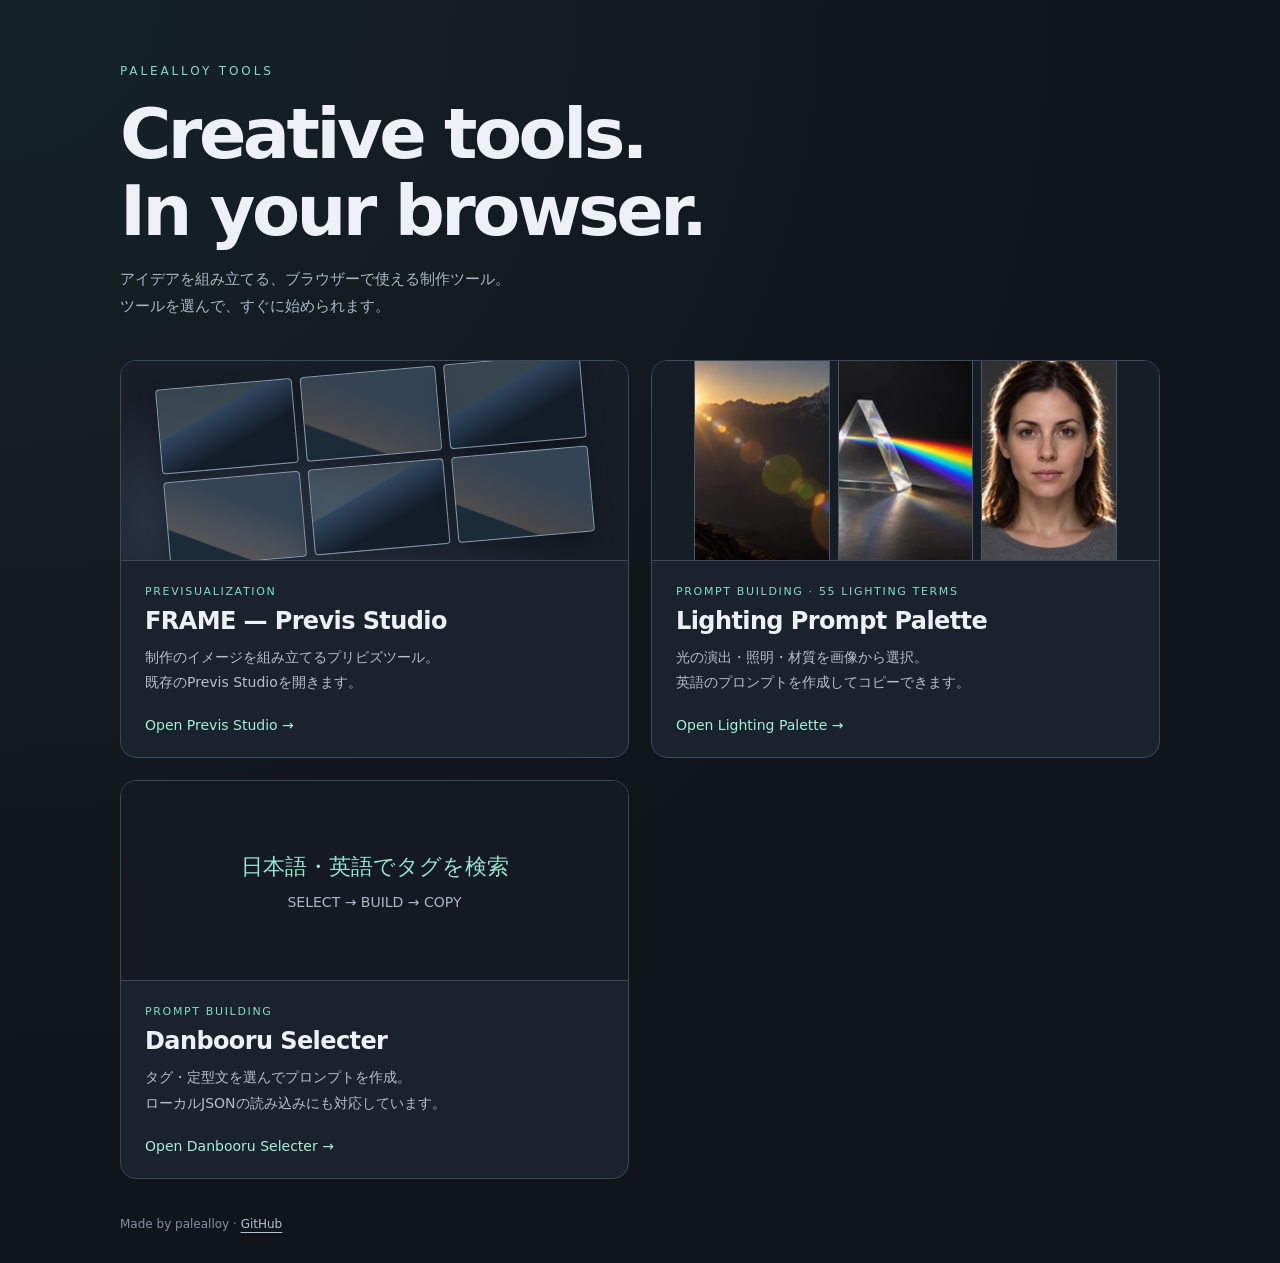
<file: index.html>
<!doctype html>
<html lang="ja">
<head>
  <meta charset="utf-8">
  <meta name="viewport" content="width=device-width, initial-scale=1">
  <meta name="theme-color" content="#10141b">
  <meta name="description" content="palealloyのブラウザーで使える制作ツール。Previs Studio、Lighting Prompt Palette、Danbooru Selecter。">
  <title>palealloy tools — Creative tools for your browser</title>
  <style>
    :root { color-scheme:dark; font-family:system-ui,-apple-system,"Segoe UI",sans-serif; color:#edf1f6; background:#10141b; }
    * { box-sizing:border-box; }
    body { margin:0; padding:64px 24px 32px; min-height:100dvh; background:radial-gradient(ellipse at top left,#20423c55,transparent 60%),#10141b; }
    main,footer { max-width:1040px; margin:auto; }
    .eyebrow { color:#83ddc4; font-size:12px; letter-spacing:.24em; margin:0 0 18px; }
    h1 { font-size:clamp(38px,7vw,70px); letter-spacing:-.05em; margin:0 0 16px; line-height:1.1; font-weight:650; }
    .intro { color:#aab8ca; line-height:1.8; margin:0 0 40px; font-size:15px; }
    .tools { display:grid; grid-template-columns:repeat(2,minmax(0,1fr)); gap:22px; }
    .tool { display:flex; flex-direction:column; overflow:hidden; border:1px solid #3b4858; border-radius:16px; background:#1a222d; color:inherit; text-decoration:none; transition:border-color .2s,transform .2s; }
    .tool:hover { border-color:#83ddc4; transform:translateY(-3px); }
    .tool:focus-visible { outline:2px solid #83ddc4; outline-offset:5px; }
    .cover { height:200px; display:flex; align-items:center; justify-content:center; overflow:hidden; border-bottom:1px solid #3b4858; background:#141922; }
    .previs { background:radial-gradient(ellipse at 30% 80%,#66799b55,transparent 60%),#171e28; }
    .frames { display:grid; grid-template-columns:repeat(3,1fr); gap:8px; width:84%; transform:rotate(-5deg); }
    .frame { aspect-ratio:16/10; border:1px solid #879caf; border-radius:4px; background:linear-gradient(155deg,#78929a55 35%,#2f465f 36%,#141e2a 65%); box-shadow:0 8px 20px #0005; }
    .frame:nth-child(2n) { background:linear-gradient(25deg,#1c2b38 25%,#aa998455 26%,#344454 65%); }
    .lighting { gap:8px; padding:20px; background:#151e27; }
    .lighting img { width:29%; aspect-ratio:1; object-fit:cover; border-radius:8px; border:1px solid #485868; }
    .tool-content { padding:24px; flex:1; display:flex; flex-direction:column; }
    .tag { margin:0 0 9px; font-size:11px; letter-spacing:.15em; color:#83ddc4; }
    h2 { margin:0 0 10px; font-size:24px; font-weight:600; letter-spacing:-.025em; }
    .description { color:#b5c0ce; font-size:14px; line-height:1.8; margin:0 0 22px; }
    .open { margin-top:auto; color:#a4f0d8; font-size:14px; }
    footer { padding-top:38px; font-size:12px; color:#8292a6; }
    footer a { color:#b1c2d4; text-underline-offset:4px; }
    @media(max-width:640px) { body { padding:40px 16px 24px; } .tools { grid-template-columns:1fr; } .cover { height:180px; } }
    @media(prefers-reduced-motion:reduce) { .tool { transition:none; } .tool:hover { transform:none; } }
  </style>
</head>
<body>
  <main>
    <p class="eyebrow">PALEALLOY TOOLS</p>
    <h1>Creative tools.<br>In your browser.</h1>
    <p class="intro">アイデアを組み立てる、ブラウザーで使える制作ツール。<br>ツールを選んで、すぐに始められます。</p>
    <div class="tools">
      <a class="tool" href="./previsstudio/">
        <div class="cover previs" aria-hidden="true"><div class="frames"><span class="frame"></span><span class="frame"></span><span class="frame"></span><span class="frame"></span><span class="frame"></span><span class="frame"></span></div></div>
        <div class="tool-content"><p class="tag">PREVISUALIZATION</p><h2>FRAME — Previs Studio</h2><p class="description">制作のイメージを組み立てるプリビズツール。<br>既存のPrevis Studioを開きます。</p><span class="open">Open Previs Studio →</span></div>
      </a>
      <a class="tool" href="./LightingPallet/">
        <div class="cover lighting" aria-hidden="true"><img src="./LightingPallet/thumbnails/effects_lens_flare.webp" alt="" width="256" height="256"><img src="./LightingPallet/thumbnails/effects_prism_light.webp" alt="" width="256" height="256"><img src="./LightingPallet/thumbnails/rendering_rim_lighting.webp" alt="" width="256" height="256"></div>
        <div class="tool-content"><p class="tag">PROMPT BUILDING · 55 LIGHTING TERMS</p><h2>Lighting Prompt Palette</h2><p class="description">光の演出・照明・材質を画像から選択。<br>英語のプロンプトを作成してコピーできます。</p><span class="open">Open Lighting Palette →</span></div>
      </a>
      <a class="tool" href="./danbooruSelecter/">
        <div class="cover" aria-hidden="true" style="flex-direction:column;gap:12px;color:#95e4ce;font-size:22px"><span>日本語・英語でタグを検索</span><span style="font-size:14px;color:#aab8ca">SELECT → BUILD → COPY</span></div>
        <div class="tool-content"><p class="tag">PROMPT BUILDING</p><h2>Danbooru Selecter</h2><p class="description">タグ・定型文を選んでプロンプトを作成。<br>ローカルJSONの読み込みにも対応しています。</p><span class="open">Open Danbooru Selecter →</span></div>
      </a>
    </div>
  </main>
  <footer>Made by palealloy · <a href="https://github.com/palealloy2999-prog/tools">GitHub</a></footer>
</body>
</html>
</file>
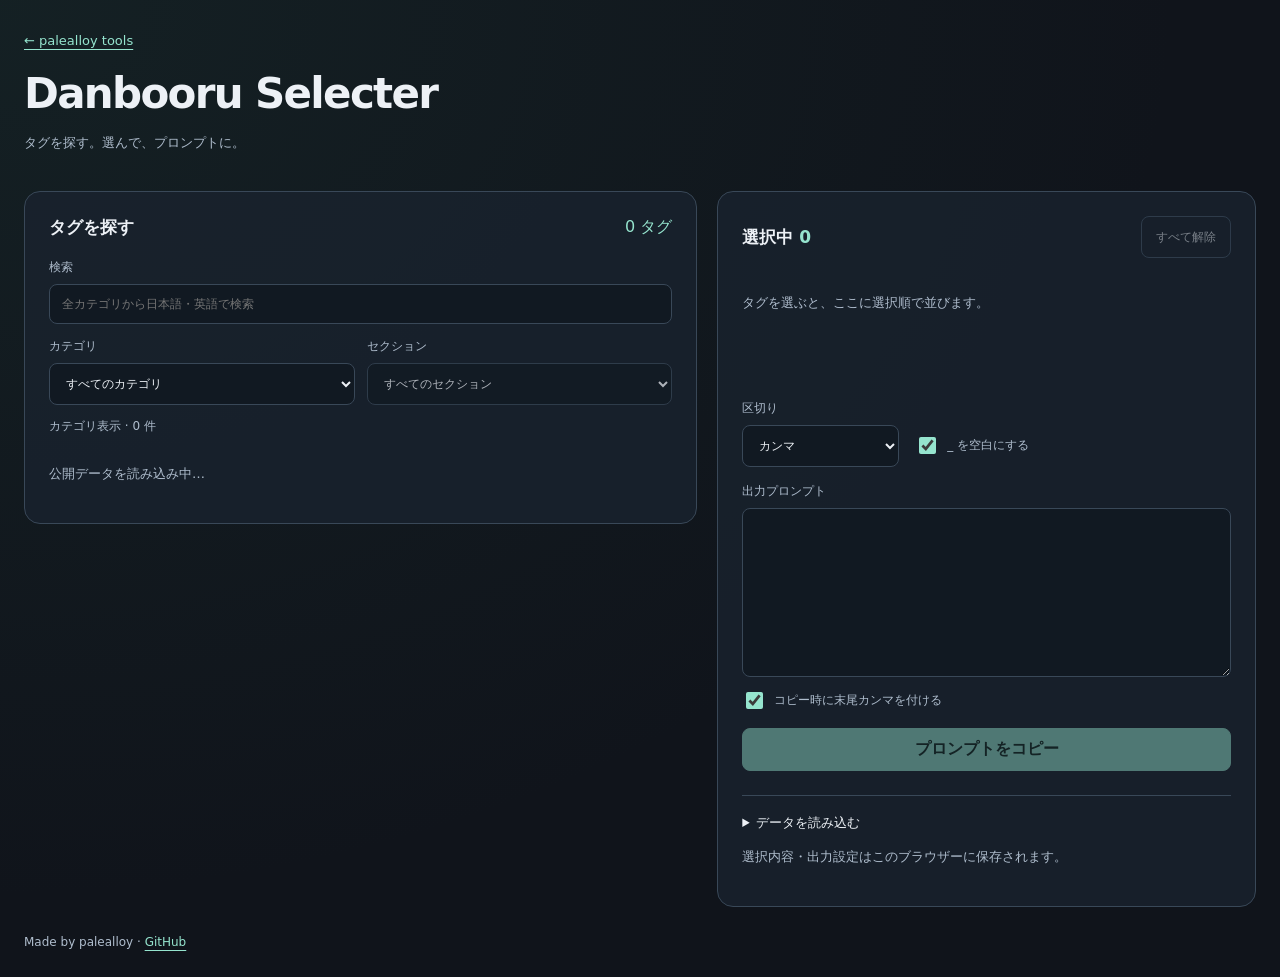
<file: danbooruSelecter/index.html>
<!doctype html>
<html lang="ja">
<head>
  <meta charset="utf-8">
  <meta name="viewport" content="width=device-width, initial-scale=1">
  <meta name="theme-color" content="#10141b">
  <meta name="description" content="日本語・英語でタグを探してプロンプトを組み立てるブラウザーツール。">
  <title>Danbooru Selecter — palealloy tools</title>
  <link rel="stylesheet" href="./style.css">
  <script type="module" src="./app.mjs"></script>
</head>
<body>
  <header><a href="../">← palealloy tools</a><h1>Danbooru Selecter</h1><p>タグを探す。選んで、プロンプトに。</p></header>
  <main>
    <section class="catalog" aria-label="タグを探す">
      <div class="heading"><h2>タグを探す</h2><span id="total">0 タグ</span></div>
      <label class="field">検索<input id="search" type="search" placeholder="全カテゴリから日本語・英語で検索" autocomplete="off"></label>
      <div class="filters"><label class="field">カテゴリ<select id="category"></select></label><label class="field">セクション<select id="section"></select></label></div>
      <p id="status" role="status">読み込み中…</p>
      <div id="results" class="results"></div>
      <button id="more" hidden>さらに表示</button>
    </section>
    <section class="output" aria-label="プロンプトを組み立てる">
      <div class="heading"><h2>選択中 <span id="count">0</span></h2><button id="clear" class="quiet">すべて解除</button></div>
      <div id="chosen" class="chosen"></div>
      <div class="settings"><label class="field">区切り<select id="separator"><option value="comma">カンマ</option><option value="pipe">ランダム候補 {a|b}</option><option value="semicolon">セミコロン</option></select></label><label class="check"><input id="underscores" type="checkbox" checked> _ を空白にする</label></div>
      <label class="field">出力プロンプト<textarea id="preview" rows="7" readonly></textarea></label>
      <label class="check"><input id="trailing" type="checkbox" checked> コピー時に末尾カンマを付ける</label>
      <button id="copy" class="primary">プロンプトをコピー</button>
      <details><summary>データを読み込む</summary><p>ローカルのJSONはこのブラウザー内だけで処理します。サーバーへ送信しません。再訪問時は読み込み直してください。</p><label class="file">JSONファイルを選択<input id="files" type="file" accept=".json,application/json" multiple></label><p class="help">カスタム定型文は custom、Danbooruタグは json として読み込みます。</p><label class="field">読み込み先<select id="source"><option value="custom">custom（定型文・プロンプト）</option><option value="json">json（Danbooruタグ）</option></select></label><button id="forget" class="quiet">ローカルデータを一覧から外す</button><p><a href="./README.md">公開用データの追加方法</a></p></details>
      <p class="help">選択内容・出力設定はこのブラウザーに保存されます。</p>
    </section>
  </main>
  <div id="notice" role="status" aria-live="polite"></div>
  <footer>Made by palealloy · <a href="https://github.com/palealloy2999-prog/tools/tree/main/danbooruSelecter">GitHub</a></footer>
</body>
</html>
</file>
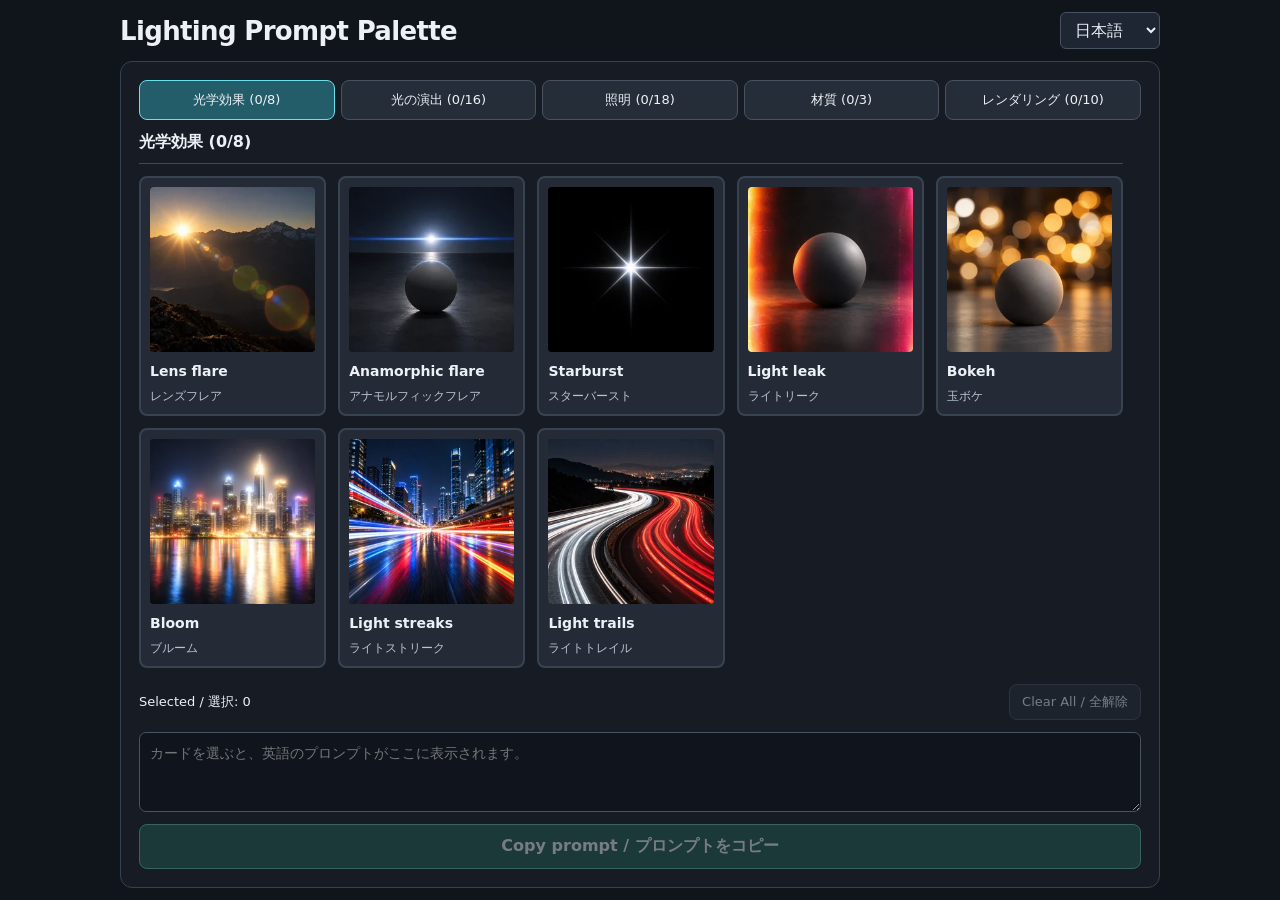
<file: LightingPallet/index.html>
<!doctype html>
<html lang="ja">
<head>
  <meta charset="utf-8">
  <meta name="viewport" content="width=device-width, initial-scale=1">
  <meta name="theme-color" content="#171c24">
  <meta name="description" content="55種類のライティング表現を画像から選び、英語プロンプトを作成・コピーできる無料ツール。">
  <title>Lighting Prompt Palette — palealloy tools</title>
  <link rel="stylesheet" href="./style.css">
  <script type="module" src="./app.js"></script>
</head>
<body>
  <header class="page-header">
    <h1>Lighting Prompt Palette</h1>
    <select id="language" aria-label="説明言語 / Description language" disabled><option value="ja">日本語</option><option value="en">English</option></select>
  </header>
  <main class="palette" aria-label="Lighting Prompt Palette">
    <nav id="navigation" class="lp-nav" aria-label="Categories / カテゴリへ移動"></nav>
    <div id="catalog" class="lp-grid" tabindex="0" aria-label="Lighting catalog / ライティング一覧"><p>Loading / 読み込み中…</p></div>
    <div class="lp-footer"><span id="count" aria-live="polite">Selected / 選択: 0</span><button id="clear" disabled>Clear All / 全解除</button></div>
    <textarea id="prompt" aria-label="Prompt / プロンプト" readonly spellcheck="false" placeholder="カードを選ぶと、英語のプロンプトがここに表示されます。"></textarea>
    <div class="copy-area">
      <button id="copy" class="copy-button" disabled>Copy prompt / プロンプトをコピー</button>
      <p id="status" class="status" role="status" aria-live="polite" aria-atomic="true"></p>
    </div>
  </main>
</body>
</html>
</file>
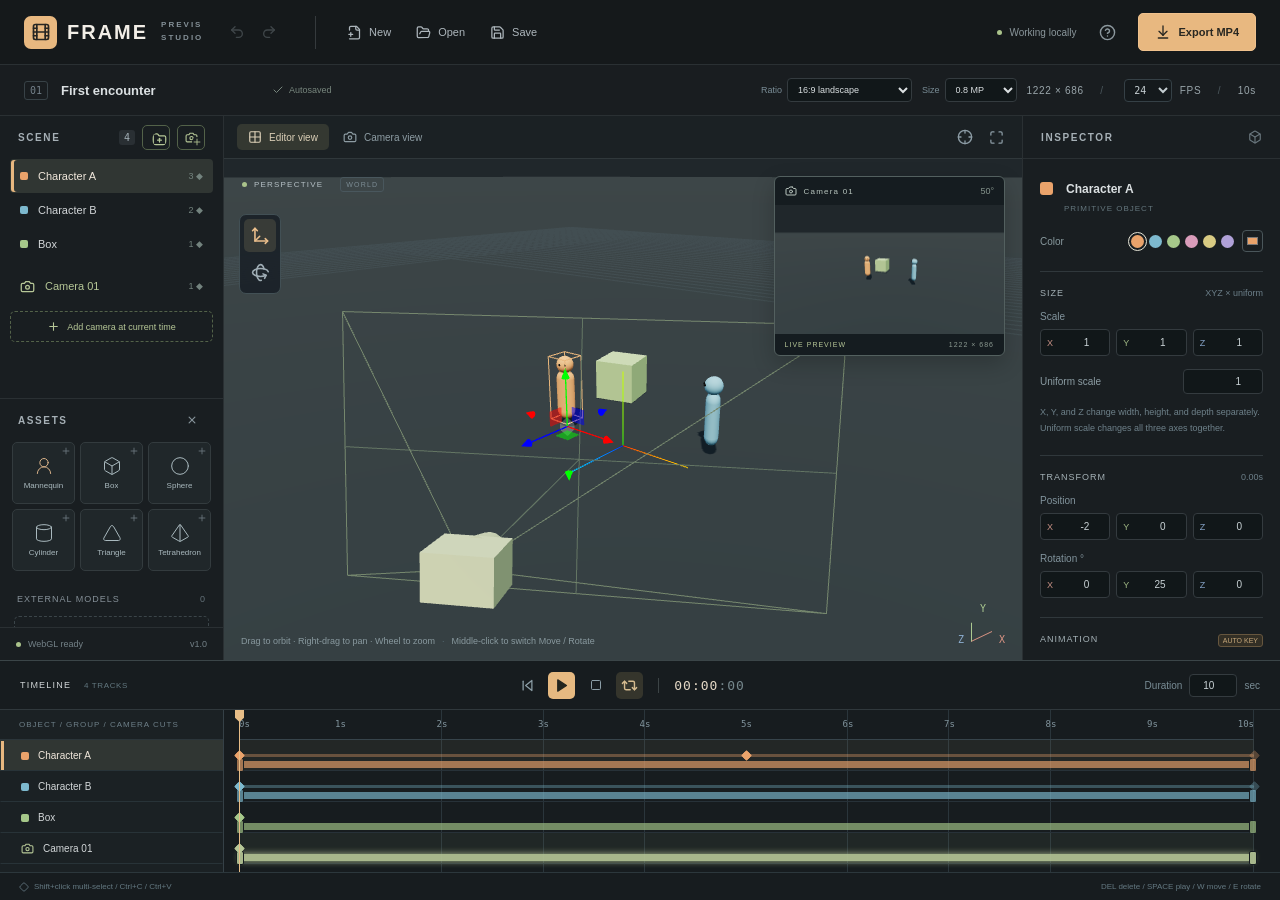
<file: previsstudio/index.html>
<!doctype html>
<html lang="ja"><head><meta charset="UTF-8"/><meta name="viewport" content="width=device-width, initial-scale=1.0"/><meta name="theme-color" content="#111416"/><title>FRAME — Previs Studio</title>  <script type="module" crossorigin src="./assets/index-oK5ZknWW.js"></script>
  <link rel="stylesheet" crossorigin href="./assets/index-DOzOnZDH.css">
</head><body><div id="root"></div></body></html>
</file>
<file: danbooruSelecter/style.css>
:root{color-scheme:dark;font-family:system-ui,-apple-system,"Segoe UI",sans-serif;color:#edf1f6;background:#10141b;--line:#394858;--muted:#afbdcd;--accent:#95e4ce}
*{box-sizing:border-box}body{margin:0;background:radial-gradient(ellipse at top left,#20423c45,transparent 65%),#10141b}header,main,footer{max-width:1280px;margin:auto}header{padding:30px 24px 24px}a{color:var(--accent);text-underline-offset:4px}header>a{font-size:13px}h1{font-size:clamp(28px,4vw,42px);letter-spacing:-.04em;margin:20px 0 8px}header p,p.help,details p{color:var(--muted);font-size:13px;line-height:1.8}h2{font-size:17px;margin:0}.heading{display:flex;align-items:center;justify-content:space-between;gap:12px;margin-bottom:20px}.heading span{color:var(--accent);font-variant-numeric:tabular-nums}main{padding:0 24px;display:grid;grid-template-columns:minmax(0,1.25fr) minmax(320px,1fr);gap:20px;align-items:start}section{padding:24px;background:#19222ddd;border:1px solid var(--line);border-radius:16px;min-width:0}.output{position:sticky;top:16px}.field{display:flex;flex-direction:column;gap:8px;font-size:12px;color:var(--muted);min-width:0}input,select,textarea,button{font:inherit}input[type=search],select,textarea{background:#111922;border:1px solid var(--line);border-radius:8px;color:#edf1f6;padding:12px;width:100%;min-width:0}textarea{resize:vertical;line-height:1.7}button{background:#263444;color:#edf1f6;border:1px solid #4b5e72;border-radius:8px;padding:10px 14px;cursor:pointer;min-height:42px}button:hover{border-color:var(--accent)}button:disabled{opacity:.45;cursor:default}.primary{background:var(--accent);color:#132920;border-color:var(--accent);font-weight:650;width:100%;margin-top:16px}.quiet{background:transparent;font-size:12px}.filters{display:grid;grid-template-columns:1fr 1fr;gap:12px;margin-top:14px}#status{font-size:12px;color:var(--muted);min-height:20px;line-height:1.6}.results{max-height:62vh;overflow:auto;scrollbar-gutter:stable}.row{display:flex;align-items:center;gap:8px;border-top:1px solid #304050;padding:5px 0}.toggle{display:flex;align-items:center;gap:12px;flex:1;min-width:0;cursor:pointer;padding:10px 4px}.text{min-width:0}.name{display:block;font-size:14px;overflow-wrap:anywhere}.tag{display:block;font-size:11px;color:var(--muted);overflow-wrap:anywhere;margin-top:4px}input[type=checkbox]{accent-color:var(--accent);width:17px;height:17px;flex-shrink:0}.row>a{padding:10px;text-decoration:none}.row>button{flex:1;text-align:left}.chosen{display:flex;gap:8px;flex-wrap:wrap;align-content:flex-start;min-height:100px;max-height:240px;overflow:auto;margin-bottom:22px}.chip{border-color:#477566;background:#203c36;color:#c8f5e7;font-size:12px;overflow-wrap:anywhere;max-width:100%}.empty{color:var(--muted);font-size:13px;line-height:1.8}.settings{display:flex;gap:16px;align-items:end;flex-wrap:wrap;margin-bottom:16px}.check{display:flex;align-items:center;gap:8px;color:var(--muted);font-size:12px;margin-top:12px}.settings .check{margin-bottom:10px}details{border-top:1px solid var(--line);margin-top:24px;padding-top:18px;font-size:13px}summary{cursor:pointer}.file{display:flex;flex-direction:column;gap:10px}input[type=file]{width:100%}details button{margin-top:14px}#more{width:100%;margin-top:12px}#notice{position:fixed;bottom:24px;left:50%;transform:translateX(-50%);background:#c9f4e5;color:#143529;padding:12px 20px;border-radius:10px;box-shadow:0 8px 30px #0006;pointer-events:none;opacity:0;max-width:calc(100% - 32px);z-index:2}#notice.visible{opacity:1}footer{padding:28px 24px;font-size:12px;color:var(--muted)}:focus-visible{outline:2px solid var(--accent);outline-offset:3px}[hidden]{display:none!important}@media(max-width:800px){main{grid-template-columns:1fr;padding:0 14px;gap:14px}header{padding:24px 16px}section{padding:18px}.output{position:static}.results{max-height:52vh}}@media(max-width:430px){.filters{grid-template-columns:1fr}.heading{gap:6px}h2{font-size:16px}}
</file>
<file: LightingPallet/style.css>
:root { color-scheme:dark; font-family:system-ui,-apple-system,"Segoe UI",sans-serif; background:#10141b; color:#edf1f6; --accent:#66e2bd; }
* { box-sizing:border-box; }
body { display:flex; flex-direction:column; gap:12px; height:100dvh; min-height:480px; margin:0; padding:12px; background:#10141b; }
button,select,textarea { font:inherit; }
button,select { cursor:pointer; }
button { color:inherit; border:1px solid #485261; border-radius:8px; background:#252d39; }
button:hover:not(:disabled) { border-color:#9baabb; background:#2d3846; }
button:disabled { cursor:default; opacity:.45; }
.page-header,.palette { width:100%; max-width:1040px; margin-inline:auto; }
.page-header { display:flex; align-items:center; justify-content:space-between; flex-shrink:0; gap:12px; }
h1 { margin:0; font-size:clamp(18px,3vw,26px); font-weight:650; letter-spacing:-.025em; }
select { padding:7px 10px; border:1px solid #485261; border-radius:6px; background:#1d2632; color:#edf1f6; }
.palette { display:flex; flex-direction:column; flex:1; gap:12px; min-height:0; padding:18px; border:1px solid #364252; border-radius:12px; background:#171c24; }
.lp-nav { display:flex; flex-wrap:wrap; flex-shrink:0; gap:6px; }
.lp-nav button { flex:1 1 150px; min-width:0; padding:10px 8px; font-size:13px; overflow-wrap:anywhere; }
.lp-nav button[aria-current="location"] { background:#245d6a; border-color:#6cdeec; }
.lp-grid { position:relative; display:grid; grid-template-columns:repeat(5,minmax(0,1fr)); gap:12px; overflow-y:auto; min-height:0; flex:1; align-content:start; overscroll-behavior:contain; scrollbar-width:thin; scrollbar-gutter:stable; padding:0 8px 12px 0; }
.lp-heading { grid-column:1/-1; margin:16px 0 0; padding:0 0 10px; border-bottom:1px solid #3e4958; font-size:16px; }
.lp-heading:first-child { margin-top:4px; }
.lp-card { position:relative; display:flex; flex-direction:column; align-items:stretch; min-width:0; padding:9px; text-align:left; border:2px solid #384352; background:#242b36; }
.lp-card img { display:block; width:100%; height:auto; aspect-ratio:1; object-fit:cover; background:#10151d; border-radius:4px; }
.lp-card strong { display:block; margin:10px 0 6px; font-size:14px; line-height:1.35; overflow-wrap:break-word; }
.lp-card small { display:block; margin-top:auto; color:#bac5d2; font-size:12px; line-height:1.5; overflow-wrap:anywhere; }
.lp-card.selected { border-color:var(--accent); background:#24483f; }
.lp-card.selected::after { content:"✓"; position:absolute; top:13px; right:13px; color:#082b23; background:var(--accent); border-radius:50%; padding:1px 6px; font-size:20px; font-weight:bold; box-shadow:0 2px 8px #0006; }
button:focus-visible,select:focus-visible,textarea:focus-visible,.lp-grid:focus-visible { outline:2px solid #a1f3d9; outline-offset:3px; }
.lp-footer { display:flex; align-items:center; justify-content:space-between; gap:12px; flex-shrink:0; font-size:13px; }
.lp-footer button { padding:8px 12px; }
textarea { flex-shrink:0; width:100%; height:80px; resize:vertical; min-height:60px; max-height:160px; background:#10151d; color:#dcf8ed; border:1px solid #485261; border-radius:7px; padding:10px; font-size:14px; line-height:1.55; }
.copy-area { position:relative; flex-shrink:0; }
.copy-button { width:100%; padding:11px; background:#245d55; border-color:#5ebf9e; font-weight:600; }
.copy-button:hover:not(:disabled) { background:#2c7568; border-color:var(--accent); }
.status { position:absolute; z-index:2; bottom:calc(100% + 8px); left:50%; width:max-content; max-width:calc(100% - 16px); margin:0; padding:8px 12px; border:1px solid #5ebf9e; border-radius:8px; background:#193a33; box-shadow:0 4px 16px #0005; color:#c4ffeb; font-size:12px; text-align:center; pointer-events:none; opacity:0; transform:translate(-50%,5px); transition:opacity .2s ease,transform .2s ease; }
.status.visible { opacity:1; transform:translate(-50%,0); }
.status::after { content:""; position:absolute; bottom:-5px; left:calc(50% - 4px); width:8px; height:8px; background:inherit; border-right:1px solid; border-bottom:1px solid; border-color:inherit; transform:rotate(45deg); }
.status.error { color:#ffcebf; background:#3a2424; border-color:#a86c60; }
@media (max-width:600px) { body { padding:8px; gap:8px; } .palette { padding:10px; gap:8px; } .lp-nav button { flex-basis:100px; font-size:11px; padding:8px 4px; } .lp-grid { grid-template-columns:repeat(3,minmax(0,1fr)); gap:8px; } .lp-card { padding:6px; } .lp-card strong { font-size:12px; } .lp-card small { font-size:11px; } .lp-heading { font-size:14px; } textarea { height:70px; } }
@media (max-width:320px) { .lp-grid { grid-template-columns:repeat(2,minmax(0,1fr)); } .lp-card img { display:none; } .lp-card.selected::after { font-size:12px; top:4px; right:4px; } .lp-card strong { padding-right:16px; } .lp-footer { font-size:11px; gap:4px; } }
@media (prefers-reduced-motion:reduce) { * { scroll-behavior:auto !important; } .status { transition:none; } }
</file>
<file: previsstudio/assets/index-DOzOnZDH.css>
:root{font-family:Segoe UI,Yu Gothic UI,Meiryo,sans-serif;color:#d2d6d8;background:#111416;font-synthesis:none;font-size:12px;font-weight:400;--line:#2a3033;--muted:#79868c;--accent:#e8b880;--panel:#191e21}*{box-sizing:border-box}body{margin:0}button,input,select{font:inherit}button{display:inline-flex;align-items:center;justify-content:center;gap:7px;color:inherit;background:transparent;border:1px solid transparent;border-radius:5px;cursor:pointer;white-space:nowrap;transition:background .15s,color .15s}button:hover{background:#30383c;color:#fff}button:disabled{opacity:.35;cursor:not-allowed}button:focus-visible,input:focus-visible,select:focus-visible{outline:2px solid var(--accent);outline-offset:2px}input,select{min-width:0;color:#dbe0e2;background:#111719;border:1px solid #343b3f;border-radius:4px;padding:6px 8px}input[type=number]{appearance:textfield;-moz-appearance:textfield}input::-webkit-inner-spin-button{opacity:0}input:hover::-webkit-inner-spin-button{opacity:.6}select{cursor:pointer}svg{flex-shrink:0}button.active{color:var(--accent);background:#38362f}button.selected{background:#303633;color:#f1e8dc}input[type=file][hidden]{display:none}.app{height:100dvh;min-height:640px;display:flex;flex-direction:column;overflow:hidden}.topbar{height:65px;flex-shrink:0;display:flex;align-items:center;padding:0 24px;gap:16px;border-bottom:1px solid var(--line);background:#15191b}.brand{font-family:Manrope,sans-serif;display:flex;align-items:center;gap:10px;font-weight:800;font-size:20px;letter-spacing:2px;color:#f2eee7}.brand-mark{display:grid;place-items:center;width:33px;height:33px;background:#e8b880;color:#252522;border-radius:7px}.brand-sub{font-size:8px;letter-spacing:2px;font-weight:600;line-height:1.6;color:#849097;width:45px;margin-left:3px}.file-actions{display:flex;align-items:center;gap:3px;border-left:1px solid #353a3d;padding-left:20px;margin-left:15px}.file-actions button{padding:8px 10px;color:#adb6bc;font-size:11px}.top-spacer{flex:1}.local-status{display:flex;align-items:center;gap:7px;font-size:10px;color:#8a969b}.local-status>span,.status-dot,.live-dot{width:5px;height:5px;background:#aac38b;border-radius:50%;display:inline-block}.icon-button{width:30px;height:30px;color:#8c989e}.export-button{background:var(--accent);color:#282721;padding:10px 16px;font-size:11px;font-weight:700;border:1px solid #efc18d}.export-button:hover{background:#f3ca9a;color:#111}.projectbar{height:51px;flex-shrink:0;background:#191d20;border-bottom:1px solid var(--line);display:flex;align-items:center;justify-content:space-between;padding:0 24px}.project-title{display:flex;align-items:center;gap:12px}.project-index{font-family:monospace;color:#74818a;border:1px solid #384247;border-radius:3px;padding:3px 5px;font-size:10px}.project-title>input{background:transparent;border-color:transparent;font-size:13px;font-weight:600;width:200px;padding-left:0}.project-title>input:hover{border-color:#394145}.saved-state{display:flex;align-items:center;gap:5px;color:#77867d;font-size:9px}.format-tag{font:10px DM Sans,sans-serif;letter-spacing:.7px;color:#9aa6ab}.format-tag span{margin:0 13px;color:#4c585e}.workspace{flex:1;min-height:0;display:grid;grid-template-columns:224px minmax(200px,1fr) 258px}.sidebar,.inspector{background:var(--panel);min-height:0;display:flex;flex-direction:column}.sidebar{border-right:1px solid var(--line)}.section-title{height:43px;display:flex;align-items:center;justify-content:space-between;padding:0 18px;font-size:10px;letter-spacing:1.6px;color:#a6b0b6;font-weight:600;flex-shrink:0}.section-title>svg{color:#69767d}.count{font:10px monospace;background:#292f33;color:#a2afb6;border-radius:3px;padding:2px 5px;letter-spacing:0}.scene-section{max-height:40%;display:flex;flex-direction:column;border-bottom:1px solid var(--line);padding-bottom:14px;flex-shrink:0}.scene-list{overflow:auto;min-height:34px;padding:0 10px}.object-row{display:flex;width:100%;height:34px;padding:0 9px;font-size:11px;border-radius:4px;gap:10px}.object-row>span:nth-child(2){text-align:left;overflow:hidden;text-overflow:ellipsis}.object-row small{margin-left:auto;color:#73837e;font-size:9px}.object-dot{display:inline-block;width:8px;height:8px;border-radius:2px;flex-shrink:0}.object-dot.large{width:13px;height:13px;border-radius:3px}.camera-row{margin-top:8px;color:#b6c797}.assets-section{flex:1;min-height:0;overflow:auto;padding-bottom:10px}.asset-grid{padding:0 14px;display:grid;grid-template-columns:1fr 1fr;gap:7px}.asset-card{position:relative;flex-direction:column;gap:9px;height:82px;border:1px solid #333b3e;background:#20272a;color:#a9b9be;font-size:10px}.asset-card:hover{border-color:#c2996e;background:#2c302d;color:#e8b880}.asset-card:nth-child(1)>svg:first-child{color:#d9b289}.asset-plus{position:absolute;right:6px;top:6px;color:#6d7a80}.external-title{margin:23px 17px 12px;display:flex;justify-content:space-between;font-size:9px;font-weight:500;letter-spacing:1px;color:#859098}.external-title span{color:#637178}.asset-empty{margin:0 14px;padding:14px 5px 16px;border:1px dashed #3b4549;border-radius:5px;text-align:center;color:#66777e}.asset-empty p{font-size:10px;margin:7px 0;color:#a1adb2}.asset-empty small{font-size:9px;line-height:1.7;color:#6e7d84}.external-assets{padding:0 12px}.external-assets button{width:100%;padding:8px;text-align:left;justify-content:flex-start}.external-assets button span{flex:1;overflow:hidden;text-overflow:ellipsis}.sidebar-bottom{height:33px;flex-shrink:0;display:flex;align-items:center;gap:7px;padding:0 16px;border-top:1px solid var(--line);color:#738187;font-size:9px}.sidebar-bottom>span:last-child{margin-left:auto}.viewport-pane{min-width:0;min-height:0;display:flex;flex-direction:column;background:#20272b}.viewport-toolbar{height:43px;flex-shrink:0;display:flex;align-items:center;justify-content:space-between;padding:0 13px;background:#1b2124;border-bottom:1px solid #30383b}.segmented{display:flex;gap:3px}.segmented button{padding:5px 10px;font-size:10px;color:#8d9ca3}.segmented button.active{background:#343831;color:#dbcfb7}.view-tools{display:flex;gap:5px}.view-tools button{width:26px;height:26px;color:#8c9ca5}.viewport-area{position:relative;flex:1;min-height:0;overflow:hidden}.canvas-host{position:absolute;inset:0}.canvas-host canvas{display:block;width:100%;height:100%;outline:0;touch-action:none}.viewport-label{position:absolute;top:18px;left:18px;display:flex;align-items:center;gap:7px;font-size:8px;letter-spacing:1.2px;color:#b6c1c6;pointer-events:none}.world-label{margin-left:10px;font-size:7px;color:#7c8c94;border:1px solid #49575d;border-radius:3px;padding:3px 5px}.transform-tools{position:absolute;left:15px;top:55px;border:1px solid #425055;border-radius:7px;background:#1a2127e6;padding:4px;display:flex;flex-direction:column;gap:4px}.transform-tools button{width:32px;height:33px;color:#9fadb5}.transform-tools button.active{color:#ebbf8c;background:#383b37}.camera-preview{position:absolute;right:17px;top:17px;width:clamp(170px,29%,280px);border:1px solid #53605f;background:#151c20;border-radius:6px;box-shadow:0 8px 22px #0003;overflow:hidden;pointer-events:none}.preview-heading{display:flex;align-items:center;gap:7px;padding:8px 10px;font-size:8px;letter-spacing:1.2px;color:#b8c5be}.preview-heading>span:last-child{margin-left:auto;font-size:9px;letter-spacing:0;color:#85948c}.preview-canvas canvas{display:block;width:100%;height:auto}.preview-footer{display:flex;justify-content:space-between;font-size:7px;letter-spacing:1px;padding:7px 10px;color:#8c9a91}.preview-footer>span:first-child{color:#b6c797}.viewport-hint{position:absolute;left:17px;bottom:14px;color:#89999f;font-size:9px;pointer-events:none}.viewport-hint span{padding:0 7px;color:#576c75}.axis-widget{position:absolute;right:17px;bottom:15px;width:47px;height:42px;font:10px monospace}.axis-widget span{position:absolute}.axis-widget span:nth-child(1){color:#abc890;left:22px;top:0}.axis-widget span:nth-child(2){color:#8daed0;left:0;bottom:0}.axis-widget span:nth-child(3){color:#db9484;right:0;bottom:0}.axis-widget:after{content:"";position:absolute;inset:15px 13px 8px;border-left:1px solid #abc890;border-bottom:1px solid #db9484;transform:skewY(-25deg)}.inspector{border-left:1px solid var(--line)}.inspector>.section-title{border-bottom:1px solid var(--line)}.inspector-content{overflow:auto;padding:17px 17px 20px}.inspector-name{display:flex;align-items:center;gap:9px;min-height:25px;color:#e1e7e6;font-size:12px}.inspector-name>svg{color:#b6c797}.inspector-name input{width:100%;font-size:12px;background:transparent;border:1px solid transparent;padding:3px;font-weight:600}.inspector-name input:hover{border-color:#424e51}.object-type{font-size:8px;color:#64767d;letter-spacing:1px;margin:3px 0 17px 24px;overflow-wrap:anywhere}.color-line{display:flex;gap:8px;align-items:center;margin-top:14px;font-size:10px;color:#88999e}.swatches{display:flex;gap:5px;margin-left:auto}.swatches button{width:13px;height:13px;border-radius:50%;padding:0}.swatches button.chosen{outline:1px solid #e5e4d6;outline-offset:2px}.color-line input[type=color]{width:21px;height:22px;padding:2px;border-color:#4a565a;cursor:pointer;background:transparent}.inspector-divider{height:1px;background:#30383c;margin:19px 0 16px}.subsection-title{display:flex;justify-content:space-between;font-size:9px;letter-spacing:1px;color:#a4b1b6;margin-bottom:13px}.subsection-title>span{letter-spacing:0;color:#6c7f89;font-size:9px}.subsection-title>span.auto-key{color:#c6a77a;font-size:7px;border:1px solid #66563e;background:#332f25;padding:2px 4px;border-radius:3px}.vector-block{margin-bottom:13px}.field-heading{color:#82949d;font-size:10px;margin-bottom:7px}.vector-fields{display:flex;gap:6px}.number-field{display:flex;align-items:center;gap:6px;margin-bottom:7px;color:#8c9da4;font-size:10px}.number-field input{text-align:right;width:80px;margin-left:auto;padding:6px;color:#c9d2d5;font-size:10px;font-variant-numeric:tabular-nums}.vector-fields .number-field{position:relative;flex:1;min-width:0;margin:0}.vector-fields .number-field>span{position:absolute;left:7px;font-size:0;pointer-events:none}.vector-fields .number-field>span:after{font-size:9px;content:"X";color:#cb9387}.vector-fields .number-field:nth-child(2)>span:after{content:"Y";color:#a0b985}.vector-fields .number-field:nth-child(3)>span:after{content:"Z";color:#87a5c9}.vector-fields input{width:100%;padding:7px 5px 7px 17px}.select-field{display:flex;align-items:center;justify-content:space-between;color:#8c9da4;font-size:10px;margin:8px 0 12px}.select-field select{font-size:10px;width:137px;padding:6px}.key-actions{display:flex;gap:5px}.key-button{flex:1;border:1px solid #655c47;background:#302e26;color:#dfc398;padding:9px 5px;font-size:10px}.key-actions>button:last-child{border:1px solid #354145;width:30px;color:#95a5ad}.microcopy{font-size:9px;color:#6e818a;line-height:1.8;margin:10px 0 0}.object-actions{border-top:1px solid var(--line);margin-top:22px;padding-top:12px;display:flex;gap:8px}.object-actions button{flex:1;border:1px solid #39464c;padding:7px;color:#97a8b0;font-size:10px}.object-actions button:last-child:hover{color:#e9a19b;border-color:#916863}.preset-apply{width:100%;padding:8px;border:1px solid #435147;background:#27342d;color:#b8cda8;font-size:10px;margin-top:5px}.timeline{height:240px;flex-shrink:0;border-top:1px solid #3b4548;background:#171c1f;display:flex;flex-direction:column}.timeline-toolbar{height:49px;display:flex;align-items:center;justify-content:space-between;padding:0 20px;border-bottom:1px solid #30383c;flex-shrink:0}.timeline-title{display:flex;gap:13px;align-items:center;font-size:9px;letter-spacing:1.2px}.timeline-title small{color:#62777f;letter-spacing:.6px;font-size:8px}.transport{display:flex;align-items:center;gap:7px}.transport button{width:27px;height:27px;color:#8c9ea7}.transport .play-button{background:#e6b981;color:#23251f;border-radius:5px}.transport .loop-on{color:#d5bb8f;background:#35352c}.timecode{font:13px monospace;color:#e2d6c4;padding-left:15px;margin-left:8px;border-left:1px solid #3c4446;letter-spacing:1px;min-width:100px}.timecode b{font-weight:400;color:#75878c}.duration-setting{display:flex;align-items:center;gap:7px;color:#798c95;font-size:10px}.duration-setting .number-field{margin:0}.duration-setting .number-field>span{display:none}.duration-setting input{width:48px;padding:5px 7px}.timeline-body{flex:1;display:flex;overflow-y:auto;overflow-x:hidden;min-height:0;scrollbar-color:#404b4f #171c1f}.track-labels{width:224px;flex-shrink:0;border-right:1px solid #354046;background:#1b2124;min-height:100%;height:max-content;padding-bottom:8px}.track-label-top{height:30px;padding:10px 19px;font-size:8px;letter-spacing:1px;color:#6d7f88;border-bottom:1px solid #2b353a}.track-labels button{border-radius:0;display:flex;width:100%;height:31px;padding:0 20px;justify-content:flex-start;font-size:10px;border-bottom:1px solid #283338;gap:9px}.track-labels button span:last-child{overflow:hidden;text-overflow:ellipsis}.track-labels button>svg{color:#b6c797}.tracks{flex:1;position:relative;min-width:0;min-height:100%;height:max-content;background:repeating-linear-gradient(to right,transparent 0,transparent calc(10% - 1px),#2a353b calc(10% - 1px),#2a353b 10%);margin:0 26px 0 15px;touch-action:none;padding-bottom:8px}.ruler{height:30px;border-bottom:1px solid #37444b;position:relative;pointer-events:none}.ruler>span{position:absolute;top:9px;transform:translate(-50%);font:9px monospace;color:#82959e}.ruler>span:first-child{transform:none}.ruler>span:last-child{transform:translate(-100%)}.track{height:31px;border-bottom:1px solid #273138;position:relative}.track.selected{background:#c9b58309}.track-line{position:absolute;height:3px;top:14px;opacity:.35;border-radius:2px;pointer-events:none}.keyframe{position:absolute;top:6px;transform:translate(-50%);padding:2px;width:18px;height:19px;border:0;border-radius:2px;z-index:2}.keyframe:hover,.keyframe.current{background:#eec79130}.keyframe.current{filter:drop-shadow(0 0 3px #dfbe8a)}.playhead{position:absolute;top:0;bottom:0;width:1px;background:#e7bd87;pointer-events:none;z-index:3}.playhead>span{display:block;width:9px;height:12px;background:#e7bd87;transform:translate(-4px);clip-path:polygon(0 0,100% 0,100% 65%,50% 100%,0 65%)}.timeline-footer{height:28px;flex-shrink:0;border-top:1px solid #2c373c;padding:0 19px;display:flex;align-items:center;justify-content:space-between;color:#647982;font-size:8px}.timeline-footer>span{display:flex;align-items:center;gap:5px}.footer-separator{padding:0 7px;color:#3b515b}.toast,.error-toast{position:fixed;z-index:20;left:50%;transform:translate(-50%);bottom:31px;display:flex;align-items:center;gap:10px;padding:12px 18px;border:1px solid #62705d;background:#26362e;box-shadow:0 4px 24px #0004;border-radius:6px;color:#d3dfc7;font-size:12px;max-width:90vw}.error-toast{bottom:80px;border-color:#aa7768;background:#3c2926;color:#f3c2b8}.error-toast button{margin-left:15px}.modal-backdrop{position:fixed;inset:0;z-index:30;background:#091014b8;-webkit-backdrop-filter:blur(5px);backdrop-filter:blur(5px);display:grid;place-items:center}.modal{position:relative;width:430px;max-width:90vw;max-height:85vh;overflow:auto;padding:32px;background:#20282b;border:1px solid #56615f;border-radius:12px;box-shadow:0 30px 100px #0007}.modal-eyebrow{font-size:9px;letter-spacing:2px;color:#d7b787}.modal h2{font-size:20px;font-weight:500;margin:15px 0;color:#eae7df}.modal p{font-size:11px;line-height:1.9;color:#9dadaf}.progress-track{height:5px;border-radius:3px;background:#3d4749;margin-top:28px;overflow:hidden}.progress-track>div{height:100%;background:#e8b880;transition:width .1s}.progress-label{display:flex;justify-content:space-between;margin:13px 0 25px;color:#a7b4b7;font-size:11px}.modal>button:not(.modal-close){padding:9px 15px;border:1px solid #526061}.modal-close{position:absolute;top:15px;right:15px}.help-modal ol{padding-left:19px;font-size:12px;color:#c8d0ce;line-height:2.2}.help-modal .export-button{margin-top:10px}::-webkit-scrollbar{width:6px;height:6px}::-webkit-scrollbar-thumb{background:#435056;border-radius:5px}::-webkit-scrollbar-track{background:transparent}.history-actions{display:flex;gap:2px}.add-camera{width:100%;margin-top:8px;padding:8px;border:1px dashed #536249;color:#b6c797;font-size:9px}.live-dot.off{background:#6a7073}.visibility-clip{position:absolute;top:21px;height:7px;border:1px solid currentColor;border-radius:2px;background:currentColor;opacity:.65;pointer-events:none}.visibility-handle{position:absolute;top:-4px;width:8px;height:14px;padding:0;background:currentColor;border:1px solid #141b1f;border-radius:2px;pointer-events:auto;touch-action:none;cursor:ew-resize;z-index:4}.visibility-handle.start{left:-4px}.visibility-handle.end{right:-4px}.visibility-handle:hover{background:currentColor;filter:brightness(1.4)}.live-camera-track{background:#9eb88112}.live-camera-track .visibility-clip{opacity:.9;box-shadow:0 0 7px currentColor}.keyframe.outside-range{opacity:.3}.fov-slider{display:block;color:#8c9da4;font-size:10px}.fov-slider>span{display:block;margin-bottom:8px}.fov-slider input{width:100%;padding:0;accent-color:#e8b880;cursor:pointer}.fov-presets{display:grid;grid-template-columns:repeat(3,1fr);gap:5px;margin-top:10px}.fov-presets button{border:1px solid #39464c;padding:7px 3px;color:#a9b7bc;font-size:9px}.fov-presets button:hover{border-color:#b68f65;color:#edc391}@media(min-width:1600px){.workspace{grid-template-columns:250px minmax(200px,1fr) 280px}.track-labels{width:250px}.timeline{height:270px}.asset-card{height:92px}.inspector-content{padding:20px}.section-title,.viewport-toolbar{height:47px}.scene-section{max-height:45%}}@media(max-width:1100px){.workspace{grid-template-columns:185px minmax(200px,1fr) 225px}.track-labels{width:185px}.topbar{padding:0 14px;gap:8px}.brand-sub,.local-status,.saved-state{display:none}.file-actions{margin-left:6px;padding-left:8px}.inspector-content{padding:13px 11px}.camera-preview{width:170px}.viewport-hint{font-size:8px;max-width:65%;line-height:1.8}.timeline-title small{display:none}.timeline{height:215px}}@media(max-width:800px){.app{min-width:720px}.workspace{grid-template-columns:155px minmax(200px,1fr) 210px}.track-labels{width:155px}.brand{font-size:16px;gap:6px}.topbar{gap:4px}.file-actions button{padding:7px}.export-button{padding:9px;font-size:10px}.projectbar{padding:0 14px}.camera-preview{width:145px;top:50px;right:9px}.preview-heading{font-size:7px;padding:6px}.viewport-label{font-size:7px}.world-label{display:none}.asset-grid{padding:0 8px;gap:5px}.asset-card{height:72px;font-size:9px}.asset-empty{margin:0 8px}.scene-list{padding:0 5px}.timeline-footer>span:last-child{display:none}.timeline-toolbar{padding:0 12px}.timeline-title{font-size:8px}.swatches,.color-line{gap:4px}.format-tag span{margin:0 5px}}.visibility-clip.dragging{opacity:1}.visibility-tooltip{position:absolute;bottom:16px;z-index:8;padding:4px 6px;border:1px solid #66747a;border-radius:4px;background:#101619;color:#e8edf0;font:9px monospace;line-height:1;white-space:nowrap;pointer-events:none;box-shadow:0 3px 10px #0008}.visibility-tooltip.start{left:0;transform:translate(-50%)}.visibility-tooltip.end{right:0;transform:translate(50%)}.scene-title-actions{display:flex;align-items:center;gap:7px}.scene-title-actions button{position:relative;width:28px;height:25px;border:1px solid #536249;color:#b6c797}.scene-title-actions button svg:last-child{position:absolute;right:2px;bottom:2px;background:var(--panel);border-radius:50%}.output-settings{display:flex;align-items:center;gap:10px}.output-settings>label{display:flex;align-items:center;gap:5px;color:#798c95;font-size:9px}.output-settings select{width:125px;padding:5px 6px;font-size:9px}.output-settings>label:nth-child(2) select{width:72px}.camera-preview{pointer-events:auto}.preview-heading{cursor:move;touch-action:none;-webkit-user-select:none;user-select:none}.preview-canvas,.preview-footer{pointer-events:none}.object-row.primary,.track-labels button.primary{box-shadow:inset 3px 0 var(--accent)}.object-row.selected:not(.primary),.track-labels button.selected:not(.primary){background:#26343a;color:#d8e8ed}.track.primary{background:#c9b58312}.track.selected:not(.primary){background:#7db9ce0c}.scene-group{margin:3px 0;border:1px solid #2f393d;border-radius:5px;background:#171d20;overflow:hidden;transition:border-color .12s,background .12s}.scene-group.primary{border-color:#806b50}.scene-group.drop-group{border-color:#c99d69;background:#2c2922}.group-heading{display:flex;align-items:center}.group-heading>button:first-child{width:27px;height:34px;padding:0;color:#78888f;border-radius:0}.group-select{flex:1;min-width:0;height:34px;justify-content:flex-start;padding:0 8px 0 2px;border-radius:0;color:#b8ab8d}.group-select span{overflow:hidden;text-overflow:ellipsis;text-align:left}.group-select small{margin-left:auto;color:#718087}.group-children{padding:1px 3px 4px 17px;border-left:1px solid #4b5048;margin-left:13px}.object-row.nested{height:31px;padding-left:6px}.scene-list{transition:box-shadow .12s,background .12s}.scene-list.drop-root{background:#283137;box-shadow:inset 0 0 0 1px #60747c}.group-dialog label{display:flex;flex-direction:column;gap:7px;margin-top:20px;color:#9caaad;font-size:10px}.group-dialog input{font-size:12px}.dialog-actions{display:flex;justify-content:flex-end;gap:8px;margin-top:24px}.dialog-actions button{padding:9px 14px;border:1px solid #465358}.dialog-actions .export-button{border-color:#efc18d}.asset-grid{padding:0 12px;grid-template-columns:repeat(3,minmax(0,1fr));gap:5px}.asset-card{min-width:0;height:62px;padding:5px 2px;gap:5px;font-size:8px}.asset-card>span{max-width:100%;overflow:hidden;text-overflow:ellipsis}.asset-plus{right:3px;top:3px}@media(min-width:1600px){.asset-card{height:68px}}@media(max-width:800px){.asset-grid{padding:0 7px;gap:4px}.asset-card{height:56px;font-size:7px}}.scene-section{height:52%;max-height:none}.scene-list{flex:1;min-height:0}.object-row[draggable=true],.track-labels button[draggable=true]{cursor:grab}.object-row[draggable=true]:active,.track-labels button[draggable=true]:active{cursor:grabbing}.object-row.reorder-before,.track-labels button.reorder-before{border-top-color:var(--accent)}.object-row.reorder-after,.track-labels button.reorder-after{border-bottom-color:var(--accent)}.assets-toggle{width:27px;height:27px;color:#849198}.assets-toggle svg{transition:transform .16s}.assets-toggle.open svg{transform:rotate(45deg)}.assets-section.collapsed{flex:0 0 43px;overflow:hidden;padding:0}.sidebar.assets-collapsed .scene-section{height:auto;max-height:none;flex:1}@media(min-width:1600px){.assets-section.collapsed{flex-basis:47px}}.format-tag select{width:48px;margin:0 4px;padding:4px 5px;color:#c4cdd1;background:#14191c;border-color:#354046;font:10px monospace;letter-spacing:0}.timeline-body{user-select:none;-webkit-user-select:none}.timeline-body .track-label-top,.timeline-body .ruler{position:sticky;top:0}.timeline-body .track-label-top{z-index:6;background:#1b2124}.timeline-body .ruler{z-index:4;background:repeating-linear-gradient(to right,#171c1f 0 calc(10% - 1px),#2a353b calc(10% - 1px) 10%)}.timeline-body .ruler:before,.timeline-body .ruler:after{content:"";position:absolute;top:0;bottom:0;background:#171c1f;z-index:1}.timeline-body .ruler:before{right:100%;width:15px}.timeline-body .ruler:after{left:100%;width:26px}.timeline-body .ruler>span{z-index:2}.timeline-body .playhead{z-index:5}.timeline-body .playhead>span{position:sticky;top:0;z-index:7}.track-labels button.group-track-label{color:#d7b787;background:#202322;font-weight:600}.track-labels button.nested{padding-left:43px;background:#181f22}.timeline-disclosure{display:inline-grid;place-items:center;width:15px;height:22px;margin-left:-9px;color:#86958c}.group-track{background:#d7b7870b;border-bottom-color:#4a4438}.group-track .track-line{opacity:.55}.track.nested{background:#10181b55}.motion-title{display:inline-flex;align-items:center;gap:6px;color:#d7b787!important;letter-spacing:1px!important}.check-field{display:flex;align-items:center;gap:8px;margin:10px 0;color:#98a8ae;font-size:10px}.check-field input{width:14px;height:14px;min-width:14px;padding:0;accent-color:#e8b880}.motion-clip{position:absolute;top:7px;height:17px;display:flex;align-items:center;justify-content:center;gap:4px;overflow:hidden;padding:0 5px;border:1px solid #b68f65aa;border-radius:4px;background:#6b543a99;color:#f0c894;font-size:7px;letter-spacing:.3px;pointer-events:none;z-index:1}.motion-clip span{overflow:hidden;text-overflow:ellipsis;white-space:nowrap}.motion-clip svg{flex:0 0 auto}
</file>
